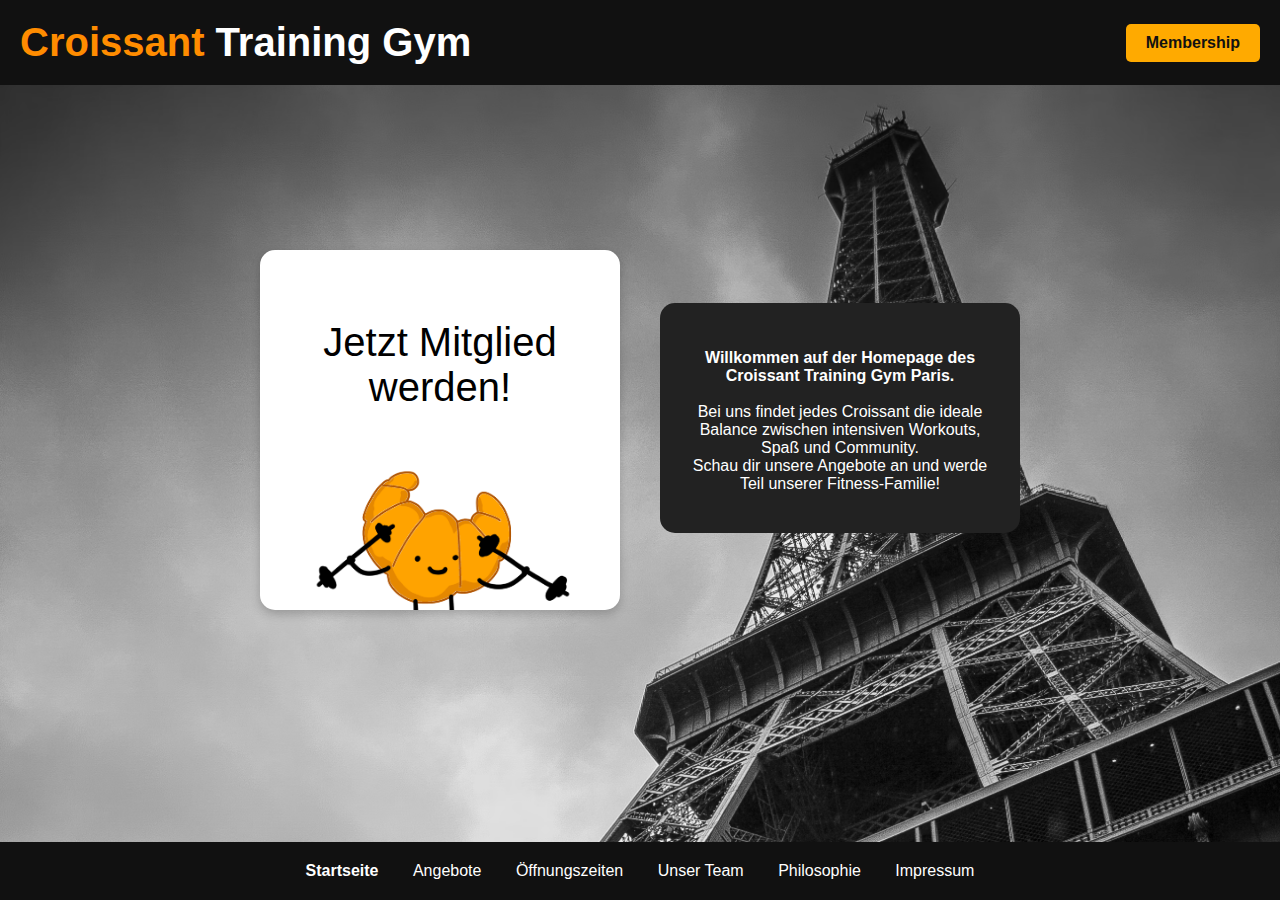
<file: index.html>
<!DOCTYPE html>
<html lang="de">
<head>
    <meta charset="utf-8" />
    <meta name="viewport" content="width=device-width, initial-scale=1.0" />
    <title>Croissant Training Gym - Startseite</title>
    <link rel="stylesheet" href="designcroissant.css" />
</head>
<body class="homepage">
    <header>
        <a href="index.html">
        <h1><span class="markiert">Croissant</span> Training Gym</h1>
    </a>
    <a href="croissantfit.html" class="membership-button">Membership</a>
    </header>

    <main>
        <div class="homepage-container">
                <div class="werbung">
                    <a href="croissantfit.html">
                        <p> Jetzt Mitglied werden!</p>
                        <div class="croissant">
                            <img src="croissantfit.PNG" width=300>
                        </div>
                    </a>
                </div>
            <div class="textbox2">
                <p><strong0>Willkommen auf der Homepage des Croissant Training Gym Paris.</strong0><br> Bei uns findet jedes Croissant die ideale Balance zwischen intensiven Workouts, Spaß und Community.<br> Schau dir unsere Angebote an und werde Teil unserer Fitness-Familie!</p>
            </div>
        </div>
    </main>


   
    <footer>
        <nav class="navigation">
            <ul>
                <li><a href="index.html"><strong>Startseite</strong></a></li>
                <li><a href="angebotecroissant.html">Angebote</a></li>
                <li><a href="zeitencroissant.html">Öffnungszeiten</a></li>
                <li><a href="teamcroissant.html">Unser Team</a></li>
                <li><a href="philosophiecroissant.html">Philosophie</a></li>
                <li><a href="impressumcroissant.html">Impressum</a></li>
            </ul>
        </nav>
    </footer>
</body>
</html>
</file>
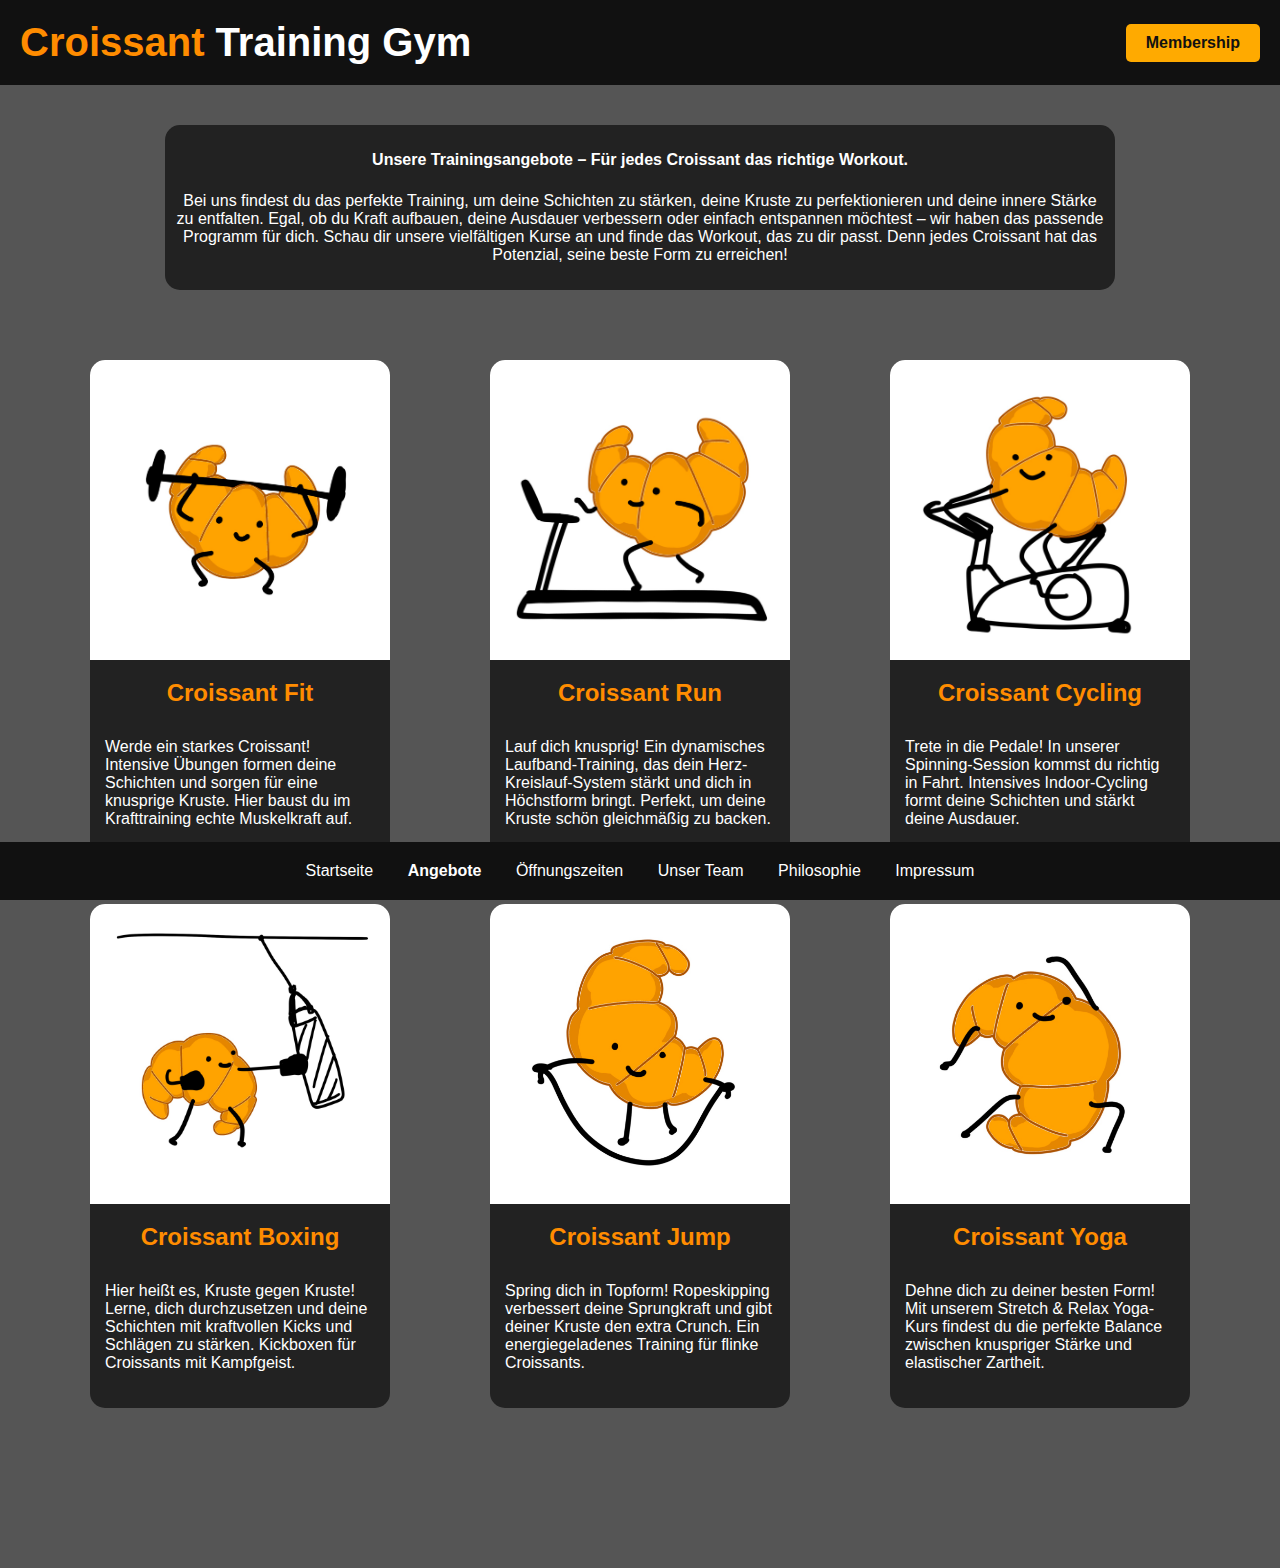
<file: angebotecroissant.html>
<!DOCTYPE html>
<html lang="de">
<head>
    <meta charset="utf-8" />
    <meta name="viewport" content="width=device-width, initial-scale=1.0" />
    <title>Croissant Training Gym - Angebote</title>
    <link rel="stylesheet" href="designcroissant.css" />
</head>
<body>
    <header>
        <a href="index.html">
        <h1><span class="markiert">Croissant</span> Training Gym</h1>
    </a>
    <a href="croissantfit.html" class="membership-button">Membership</a>
    </header>

    <main>
        <div class="textbox-p">
            <p><strong0>Unsere Trainingsangebote – Für jedes Croissant das richtige Workout.</strong0><br>Bei uns findest du das perfekte Training, um deine Schichten zu stärken, deine Kruste zu perfektionieren und deine innere Stärke zu entfalten. Egal, ob du Kraft aufbauen, deine Ausdauer verbessern oder einfach entspannen möchtest – wir haben das passende Programm für dich. Schau dir unsere vielfältigen Kurse an und finde das Workout, das zu dir passt. Denn jedes Croissant hat das Potenzial, seine beste Form zu erreichen!</p>
        </div>

        <div class="courses-container">
                        <div class="course-box">
                    <img src="gewicht.jpg" alt="gewichtheben">
                    <h3>Croissant Fit</h3>
                    <p>Werde ein starkes Croissant! Intensive Übungen formen deine Schichten und sorgen für eine knusprige  Kruste. Hier baust du im Krafttraining echte Muskelkraft auf.</p>
                </div>
            </a>    

            <div class="course-box">
                <img src="rennen.jpg" alt="rennen">
                <h3>Croissant Run</h3>
                <p>Lauf dich knusprig! Ein dynamisches Laufband-Training, das dein Herz-Kreislauf-System stärkt und dich in Höchstform bringt. Perfekt, um deine Kruste schön gleichmäßig zu backen.</p>
            </div>

            <div class="course-box">
                <img src="rad.jpg" alt="radfahren">
                <h3>Croissant Cycling</h3>
                <p>Trete in die Pedale! In unserer Spinning-Session kommst du richtig in Fahrt. Intensives Indoor-Cycling formt deine Schichten und stärkt deine Ausdauer.</p>
            </div>
            <div class="course-box">
                <img src="boxen.jpg" alt="boxen">
                <h3>Croissant Boxing</h3>
                <p>Hier heißt es, Kruste gegen Kruste! Lerne, dich durchzusetzen und deine Schichten mit kraftvollen Kicks und Schlägen zu stärken. Kickboxen für Croissants mit Kampfgeist.</p>
            </div>

            <div class="course-box">
                <img src="seilspringen.jpg" alt="seilspringen">
                <h3>Croissant Jump</h3>
                <p>Spring dich in Topform! Ropeskipping verbessert deine Sprungkraft und gibt deiner Kruste den extra Crunch. Ein energiegeladenes Training für flinke Croissants.</p>
            </div>

            <div class="course-box">
                <img src="yoga.jpg" alt="yoga">
                <h3>Croissant Yoga</h3>
                <p>Dehne dich zu deiner besten Form! Mit unserem Stretch & Relax Yoga-Kurs findest du die perfekte Balance zwischen knuspriger Stärke und elastischer Zartheit.</p>
            </div>

        </div>
    </main>

    <footer>
        <nav class="navigation">
            <ul>
                <li><a href="index.html">Startseite</a></li>
                <li><a href="angebotecroissant.html"><strong>Angebote</strong></a></li>
                <li><a href="zeitencroissant.html">Öffnungszeiten</a></li>
                <li><a href="teamcroissant.html">Unser Team</a></li>
                <li><a href="philosophiecroissant.html">Philosophie</a></li>
                <li><a href="impressumcroissant.html">Impressum</a></li>
            </ul>
        </nav>
    </footer>
</body>
</html>
</file>
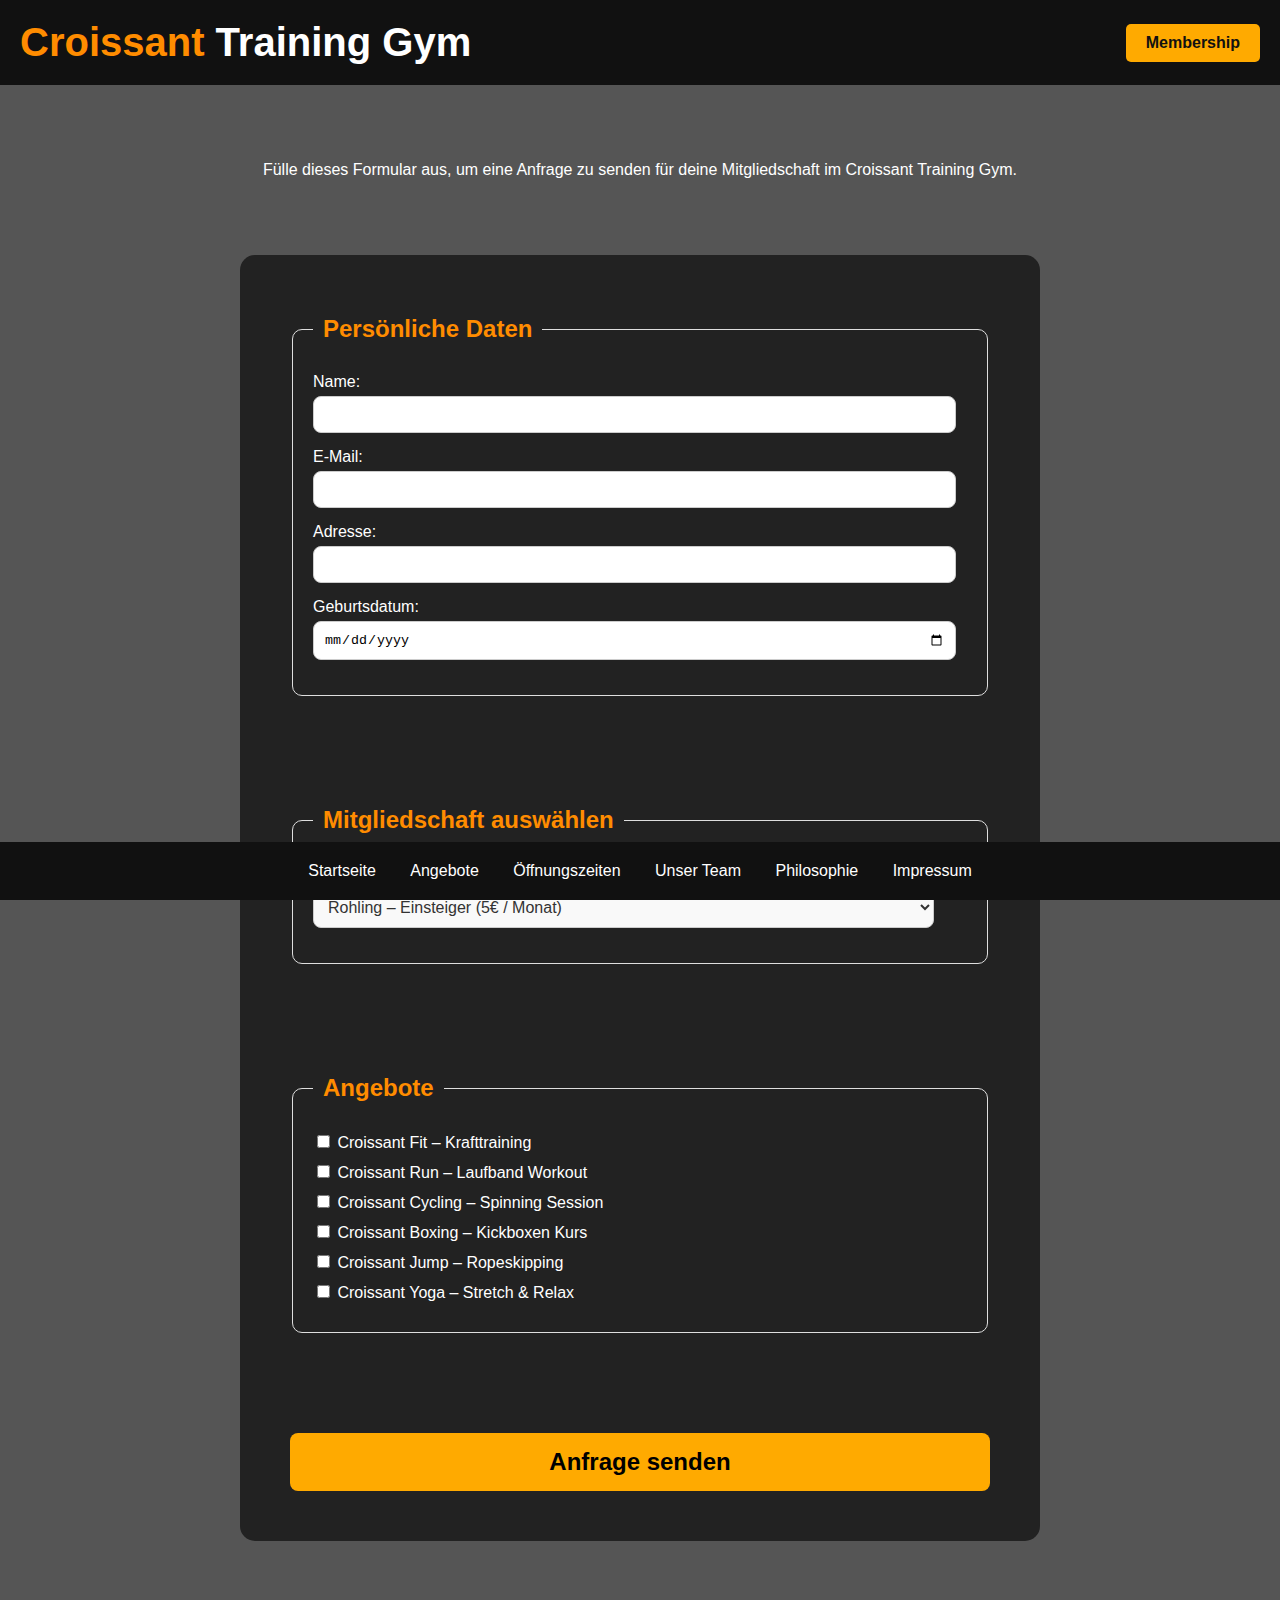
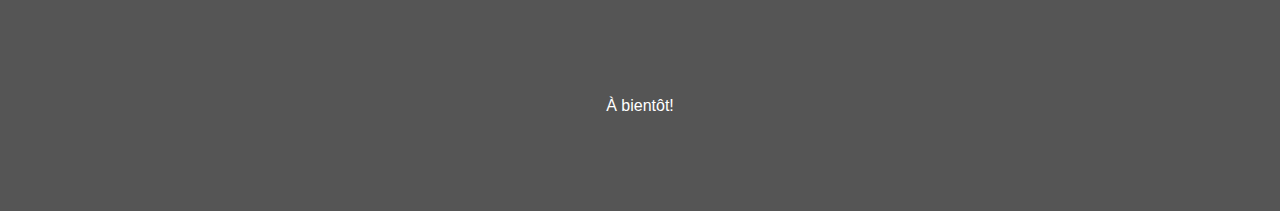
<file: croissantfit.html>
<!DOCTYPE html>
<html lang="de">
<head>
    <meta charset="utf-8" />
    <meta name="viewport" content="width=device-width, initial-scale=1.0" />
    <title>Croissant Fit Kurs - Croissant Training Gym</title>
    <link rel="stylesheet" href="designcroissant.css" />
</head>
<body>
    <header>
        <a href="index.html">
        <h1><span class="markiert">Croissant</span> Training Gym</h1>
    </a>
    <a href="croissantfit.html" class="membership-button">Membership</a>
    </header>

    <main>
        <div class="textbox3">
            <p>Fülle dieses Formular aus, um eine Anfrage zu senden für deine Mitgliedschaft im Croissant Training Gym.</p>
        </div>


<div class="form-container">
        <form action="submit_form.php" method="POST">

            <fieldset class="personal-data">
                <legend>Persönliche Daten</legend>
                <div class="input-group">
                    <label for="name">Name:</label>
                    <input type="text" id="name" name="name" required>
                </div>
                <div class="input-group">
                    <label for="email">E-Mail:</label>
                    <input type="email" id="email" name="email" required>
                </div>
                <div class="input-group">
                    <label for="address">Adresse:</label>
                    <input type="text" id="address" name="address" required>
                </div>
                <div class="input-group">
                    <label for="birthdate">Geburtsdatum:</label>
                    <input type="date" id="birthdate" name="birthdate" required>
                </div>
            </fieldset>

            <fieldset class="membership">
                <legend>Mitgliedschaft auswählen</legend>
                <div class="input-group">
                    <label for="status">Status:</label>
                    <select id="status" name="status">
                        <option value="rohling">Rohling – Einsteiger (5€ / Monat)</option>
                        <option value="mittel">Knusprig gebacken – Fortgeschritten (10€ / Monat)</option>
                        <option value="gut">Goldbraune Kruste – Profi (15€ / Monat)</option>
                    </select>
                </div>
            </fieldset>

            <fieldset class="sports">
                <legend>Angebote</legend>
                <div class="checkbox-group">
                    <label>
                        <input type="checkbox" name="sport" value="croissantfit"> Croissant Fit – Krafttraining
                    </label>
                    <label>
                        <input type="checkbox" name="sport" value="croissantrun"> Croissant Run – Laufband Workout
                    </label>
                    <label>
                        <input type="checkbox" name="sport" value="croissantcycling"> Croissant Cycling – Spinning Session
                    </label>
                    <label>
                        <input type="checkbox" name="sport" value="croissantboxing"> Croissant Boxing – Kickboxen Kurs
                    </label>
                    <label>
                        <input type="checkbox" name="sport" value="croissant"> Croissant Jump – Ropeskipping
                    </label>
                    <label>
                        <input type="checkbox" name="sport" value="croissantyoga"> Croissant Yoga – Stretch & Relax
                    </label>
                </div>
            </fieldset>

            <button type="submit">Anfrage senden</button>
        </form>

    </div>
        <div class="textbox3">
            <p>À bientôt!</p>
        </div>




    </main>

    <footer>
        <nav class="navigation">
            <ul>
                <li><a href="index.html">Startseite</a></li>
                <li><a href="angebotecroissant.html">Angebote</a></li>
                <li><a href="zeitencroissant.html">Öffnungszeiten</a></li>
                <li><a href="teamcroissant.html">Unser Team</a></li>
                <li><a href="philosophiecroissant.html">Philosophie</a></li>
                <li><a href="impressumcroissant.html">Impressum</a></li>
            </ul>
        </nav>
    </footer>
</body>
</html>
</file>
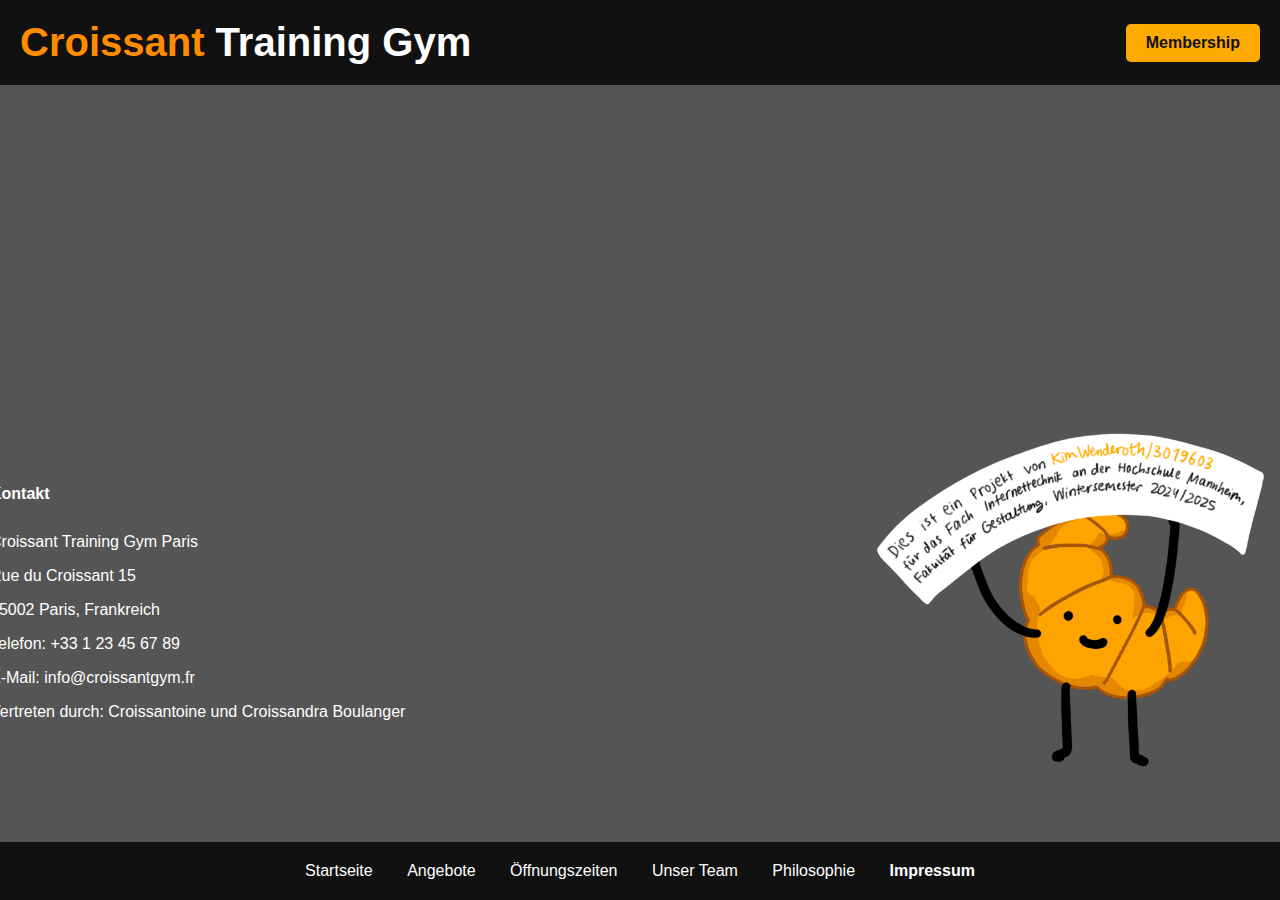
<file: impressumcroissant.html>
<!DOCTYPE html>
<html lang="de">
<head>
    <meta charset="utf-8" />
    <meta name="viewport" content="width=device-width, initial-scale=1.0" />
    <title>Impressum - Croissant Training Gym</title>
    <link rel="stylesheet" href="designcroissant.css" />
</head>
<body class="impressum">
    <header>
        <a href="index.html">
        <h1><span class="markiert">Croissant</span> Training Gym</h1>
    </a>
    <a href="croissantfit.html" class="membership-button">Membership</a>
    </header>
    <main>
        <div class="impressum-container">
            <div class="impressumtext">
                <p><strong0>Kontakt</strong0></p>
                <p>Croissant Training Gym Paris</p>
                <p>Rue du Croissant 15</p>
                <p>75002 Paris, Frankreich</p>
                <p>Telefon: +33 1 23 45 67 89</p>
                <p>E-Mail: info@croissantgym.fr</p> 
                <p>Vertreten durch: Croissantoine und Croissandra Boulanger</p>      
            </div>
            <div class="croissant2">
                <img src="daten.PNG">
            </div>
        </div>
      </main>
      
    <footer>
        <nav class="navigation">
            <ul>
                <li><a href="index.html">Startseite</a></li>
                <li><a href="angebotecroissant.html">Angebote</a></li>
                <li><a href="zeitencroissant.html">Öffnungszeiten</a></li>
                <li><a href="teamcroissant.html">Unser Team</a></li>
                <li><a href="philosophiecroissant.html">Philosophie</a></li>
                <li><a href="impressumcroissant.html"><strong>Impressum</strong></a></li>
            </ul>
        </nav>
    </footer>
</body>
</html>
</file>
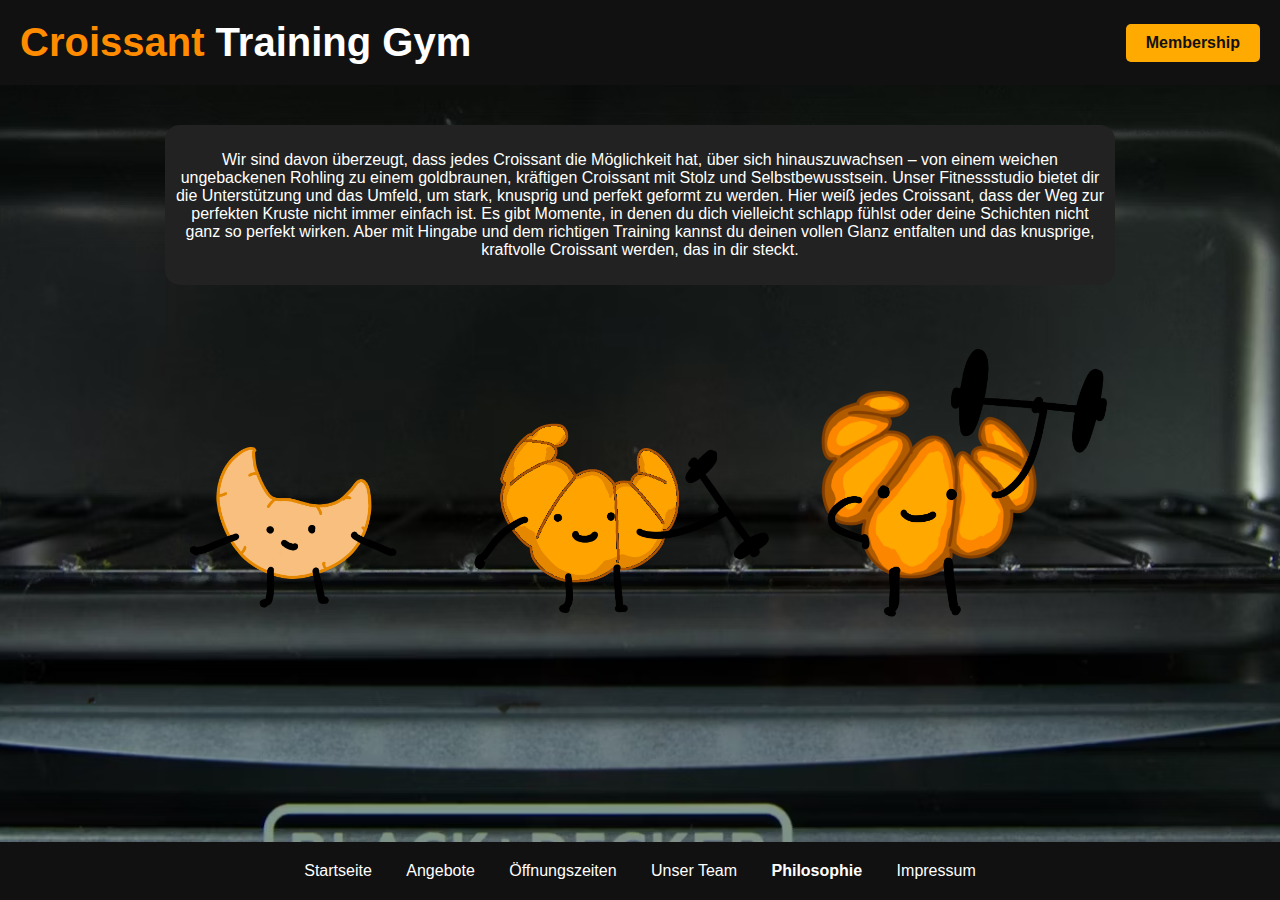
<file: philosophiecroissant.html>
<!DOCTYPE html>
<html lang="de">
<head>
    <meta charset="utf-8" />
    <meta name="viewport" content="width=device-width, initial-scale=1.0" />
    <title>Philosophie - Croissant Training Gym</title>
    <link rel="stylesheet" href="designcroissant.css" />
</head>
<body class="philosophie">
    <header>
        <a href="index.html">
        <h1><span class="markiert">Croissant</span> Training Gym</h1>
    </a>
    <a href="croissantfit.html" class="membership-button">Membership</a>
    </header>

    <main>
        <div class="textbox-p">
            <p>Wir sind davon überzeugt, dass jedes Croissant die Möglichkeit hat, über sich hinauszuwachsen – von einem weichen ungebackenen Rohling zu einem goldbraunen, kräftigen Croissant mit Stolz und Selbstbewusstsein. Unser Fitnessstudio bietet dir die Unterstützung und das Umfeld, um stark, knusprig und perfekt geformt zu werden. Hier weiß jedes Croissant, dass der Weg zur perfekten Kruste nicht immer einfach ist. Es gibt Momente, in denen du dich vielleicht schlapp fühlst oder deine Schichten nicht ganz so perfekt wirken. Aber mit Hingabe und dem richtigen Training kannst du deinen vollen Glanz entfalten und das knusprige, kraftvolle Croissant werden, das in dir steckt.</p>
        </div>
        <div class="entwicklung">
            <img src="evolution.PNG" width="1000" alt="entwicklung">
        </div>
    </main>

    <footer>
        <nav class="navigation">
            <ul>
                <li><a href="index.html">Startseite</a></li>
                <li><a href="angebotecroissant.html">Angebote</a></li>
                <li><a href="zeitencroissant.html">Öffnungszeiten</a></li>
                <li><a href="teamcroissant.html">Unser Team</a></li>
                <li><a href="philosophiecroissant.html"><strong>Philosophie</strong></a></li>
                <li><a href="impressumcroissant.html">Impressum</a></li>
            </ul>
        </nav>
    </footer>
</body>
</html>
</file>
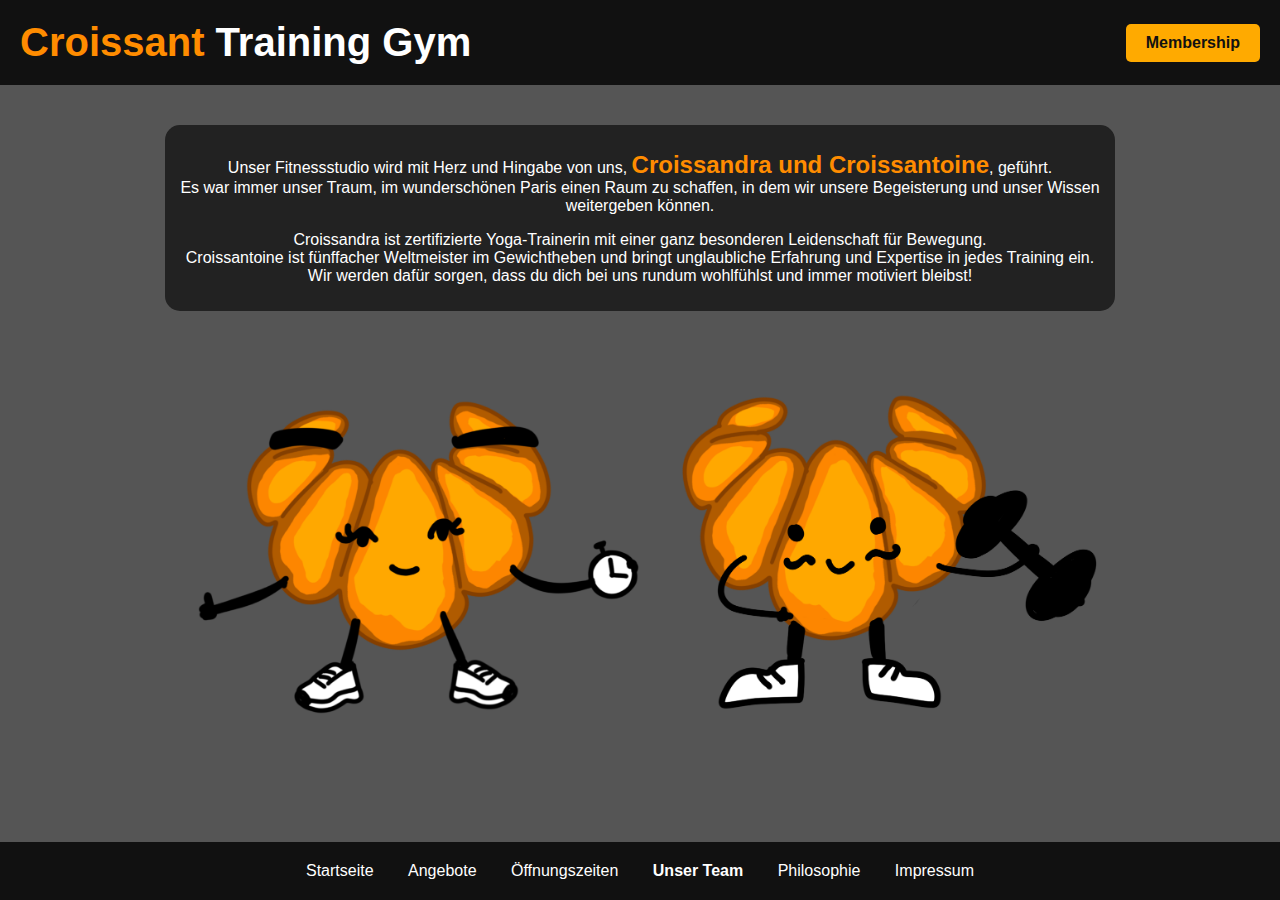
<file: teamcroissant.html>
<!DOCTYPE html>
<html lang="de">
<head>
    <meta charset="utf-8" />
    <meta name="viewport" content="width=device-width, initial-scale=1.0" />
    <title>Unser Team - Croissant Training Gym</title>
    <link rel="stylesheet" href="designcroissant.css" />
</head>
<body class="team">
    <header>
        <a href="index.html">
        <h1><span class="markiert">Croissant</span> Training Gym</h1>
    </a>
    <a href="croissantfit.html" class="membership-button">Membership</a>
    </header>

    <main>
        <div class="textbox-p">
            <p>Unser Fitnessstudio wird mit Herz und Hingabe von uns, <strong1>Croissandra und Croissantoine</strong1>, geführt. <br> Es war immer unser Traum, im wunderschönen Paris einen Raum zu schaffen, in dem wir unsere Begeisterung und unser Wissen weitergeben können.</p>
            <p>Croissandra ist zertifizierte Yoga-Trainerin mit einer ganz besonderen Leidenschaft für Bewegung. <br> Croissantoine ist fünffacher Weltmeister im Gewichtheben und bringt unglaubliche Erfahrung und Expertise in jedes Training ein.<br>Wir werden dafür sorgen, dass du dich bei uns rundum wohlfühlst und immer motiviert bleibst!</p>
        </div>
        <div class="trainerteam">
            <img src="trainerteam.PNG" width="1000" alt="Trainerteam">
        </div>
    </main>

    <footer>
        <nav class="navigation">
            <ul>
                <li><a href="index.html">Startseite</a></li>
                <li><a href="angebotecroissant.html">Angebote</a></li>
                <li><a href="zeitencroissant.html">Öffnungszeiten</a></li>
                <li><a href="teamcroissant.html"><strong>Unser Team</strong></a></li>
                <li><a href="philosophiecroissant.html">Philosophie</a></li>
                <li><a href="impressumcroissant.html">Impressum</a></li>
            </ul>
        </nav>
    </footer>
</body>
</html>
</file>
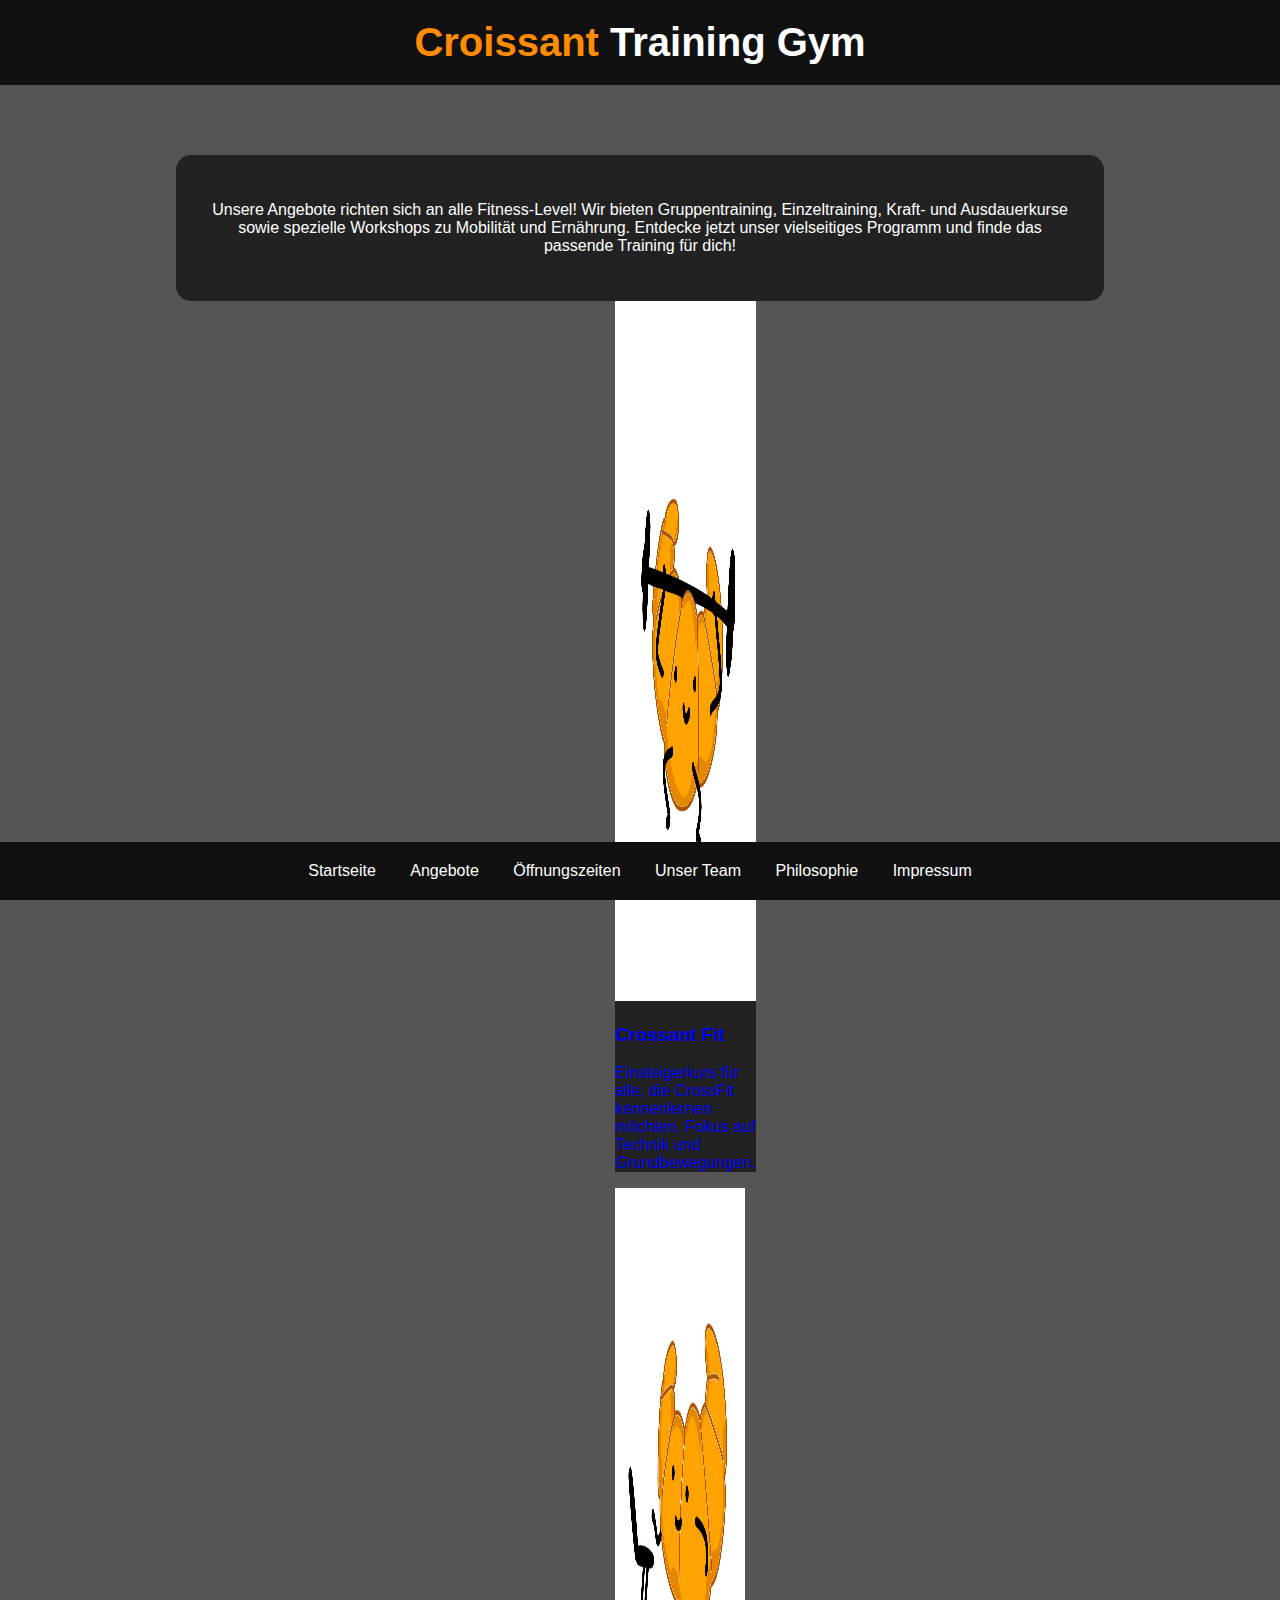
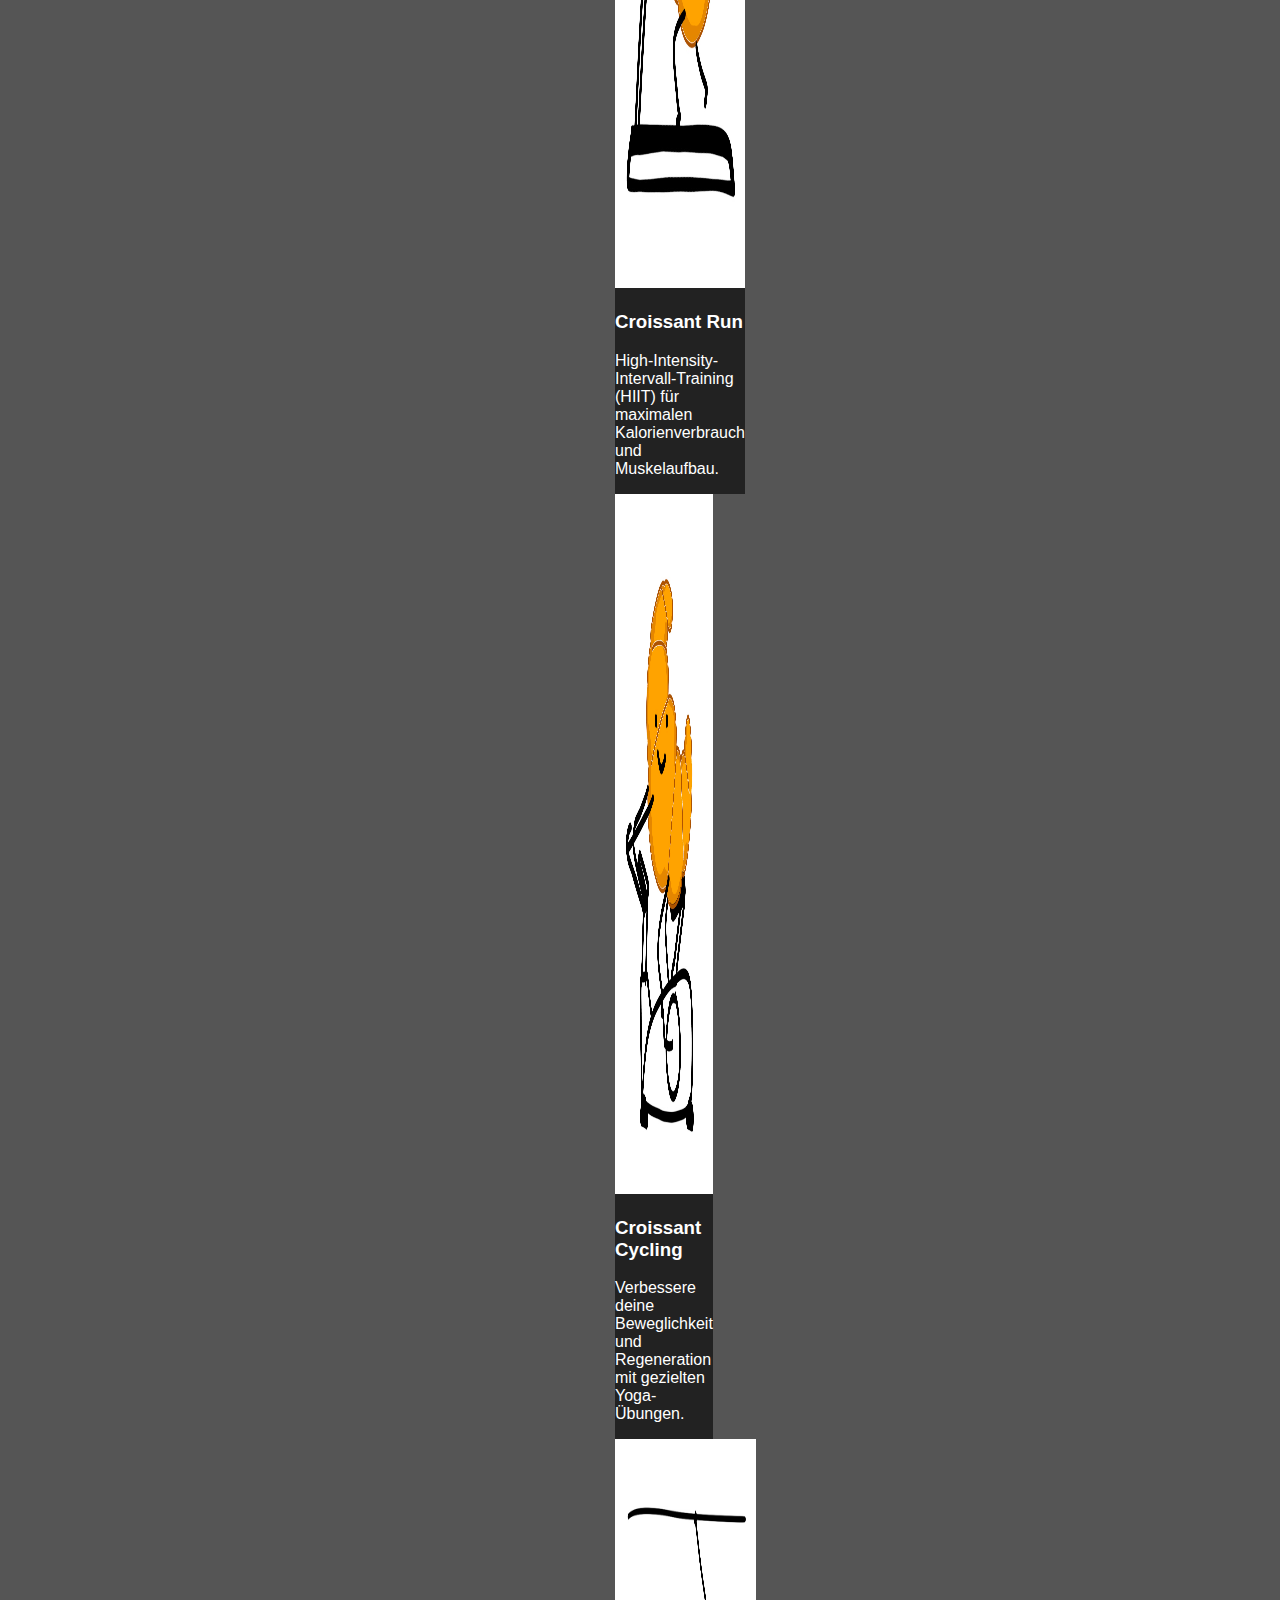
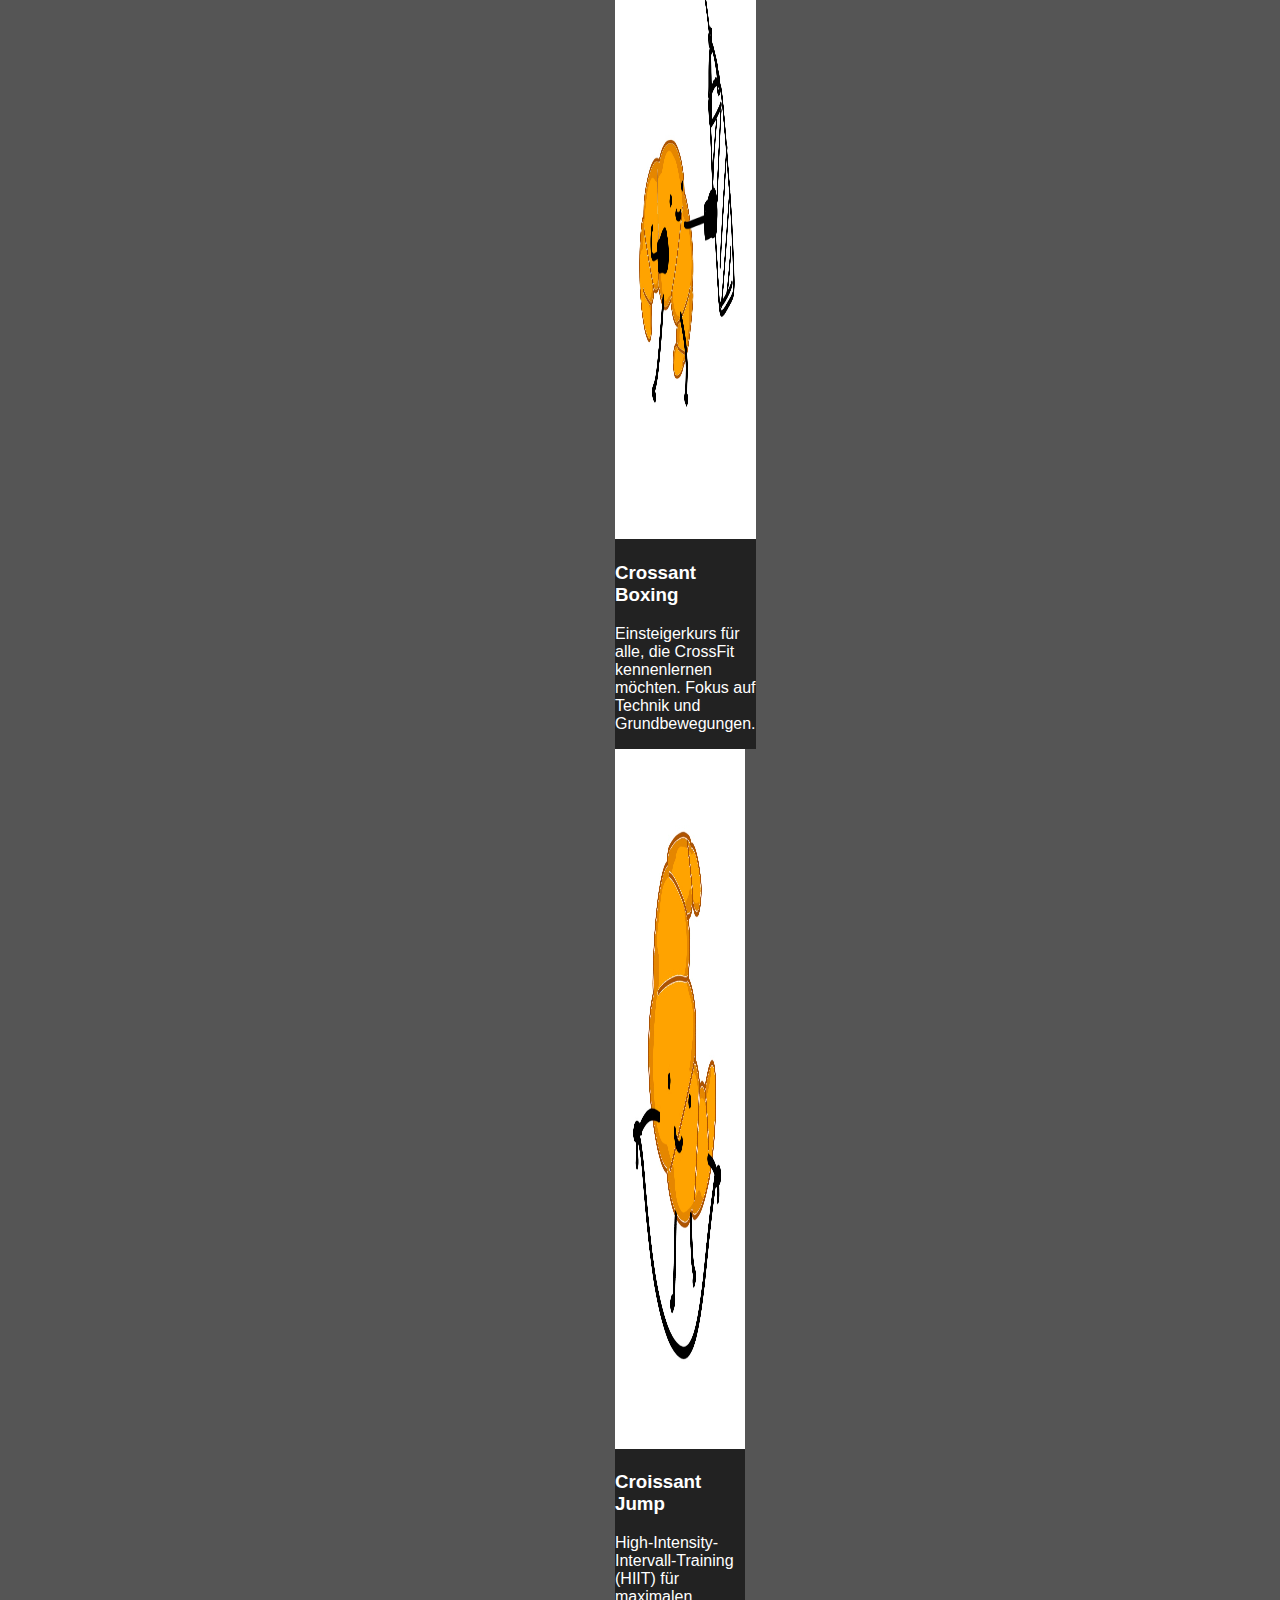
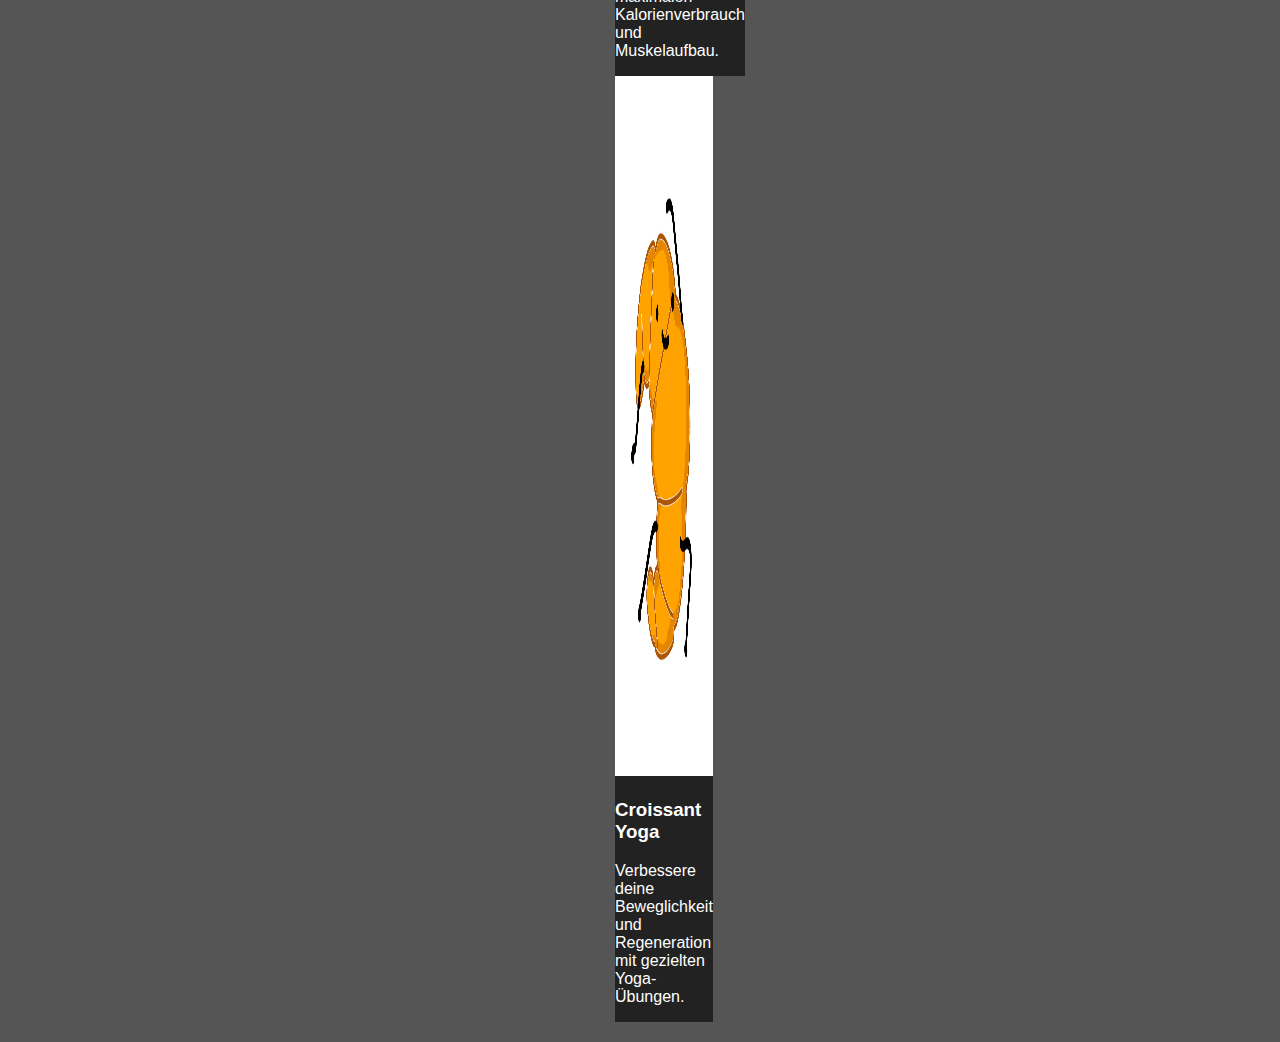
<file: tests.html>
<!DOCTYPE html>
<html lang="de">
<head>
    <meta charset="utf-8" />
    <meta name="viewport" content="width=device-width, initial-scale=1.0" />
    <title>Croissant Training Gym - Angebote</title>
    <link rel="stylesheet" href="tests.css" />
</head>
<body>
    <header>
        <h1><span class="markiert">Croissant</span> Training Gym</h1>
    </header>

    <main>
        <div class="textbox">
            <p>Unsere Angebote richten sich an alle Fitness-Level! Wir bieten Gruppentraining, Einzeltraining, Kraft- und Ausdauerkurse sowie spezielle Workshops zu Mobilität und Ernährung. Entdecke jetzt unser vielseitiges Programm und finde das passende Training für dich!</p>
        </div>

        <!-- Cross Training Course Section -->
        <div class="courses-container">
            <a href="croissantfit.html">
                <div class="course-box">
                    <img src="gewicht.jpg" alt="gewichtheben">
                    <h3>Crossant Fit</h3>
                    <p>Einsteigerkurs für alle, die CrossFit kennenlernen möchten. Fokus auf Technik und Grundbewegungen.</p>
                </div>
            </a>    

            <div class="course-box">
                <img src="rennen.jpg" alt="rennen">
                <h3>Croissant Run</h3>
                <p>High-Intensity-Intervall-Training (HIIT) für maximalen Kalorienverbrauch und Muskelaufbau.</p>
            </div>

            <div class="course-box">
                <img src="rad.jpg" alt="radfahren">
                <h3>Croissant Cycling</h3>
                <p>Verbessere deine Beweglichkeit und Regeneration mit gezielten Yoga-Übungen.</p>
            </div>
            <div class="course-box">
                <img src="boxen.jpg" alt="boxen">
                <h3>Crossant Boxing</h3>
                <p>Einsteigerkurs für alle, die CrossFit kennenlernen möchten. Fokus auf Technik und Grundbewegungen.</p>
            </div>

            <div class="course-box">
                <img src="seilspringen.jpg" alt="seilspringen">
                <h3>Croissant Jump</h3>
                <p>High-Intensity-Intervall-Training (HIIT) für maximalen Kalorienverbrauch und Muskelaufbau.</p>
            </div>

            <div class="course-box">
                <img src="yoga.jpg" alt="yoga">
                <h3>Croissant Yoga</h3>
                <p>Verbessere deine Beweglichkeit und Regeneration mit gezielten Yoga-Übungen.</p>
            </div>

        </div>
    </main>

    <footer>
        <nav class="navigation">
            <ul>
                <li><a href="indexcroissant.html">Startseite</a></li>
                <li><a href="angebotecroissant.html">Angebote</a></li>
                <li><a href="zeitencroissant.html">Öffnungszeiten</a></li>
                <li><a href="teamcroissant.html">Unser Team</a></li>
                <li><a href="philosophiecroissant.html">Philosophie</a></li>
                <li><a href="impressumcroissant.html">Impressum</a></li>
            </ul>
        </nav>
    </footer>
</body>
</html>
</file>
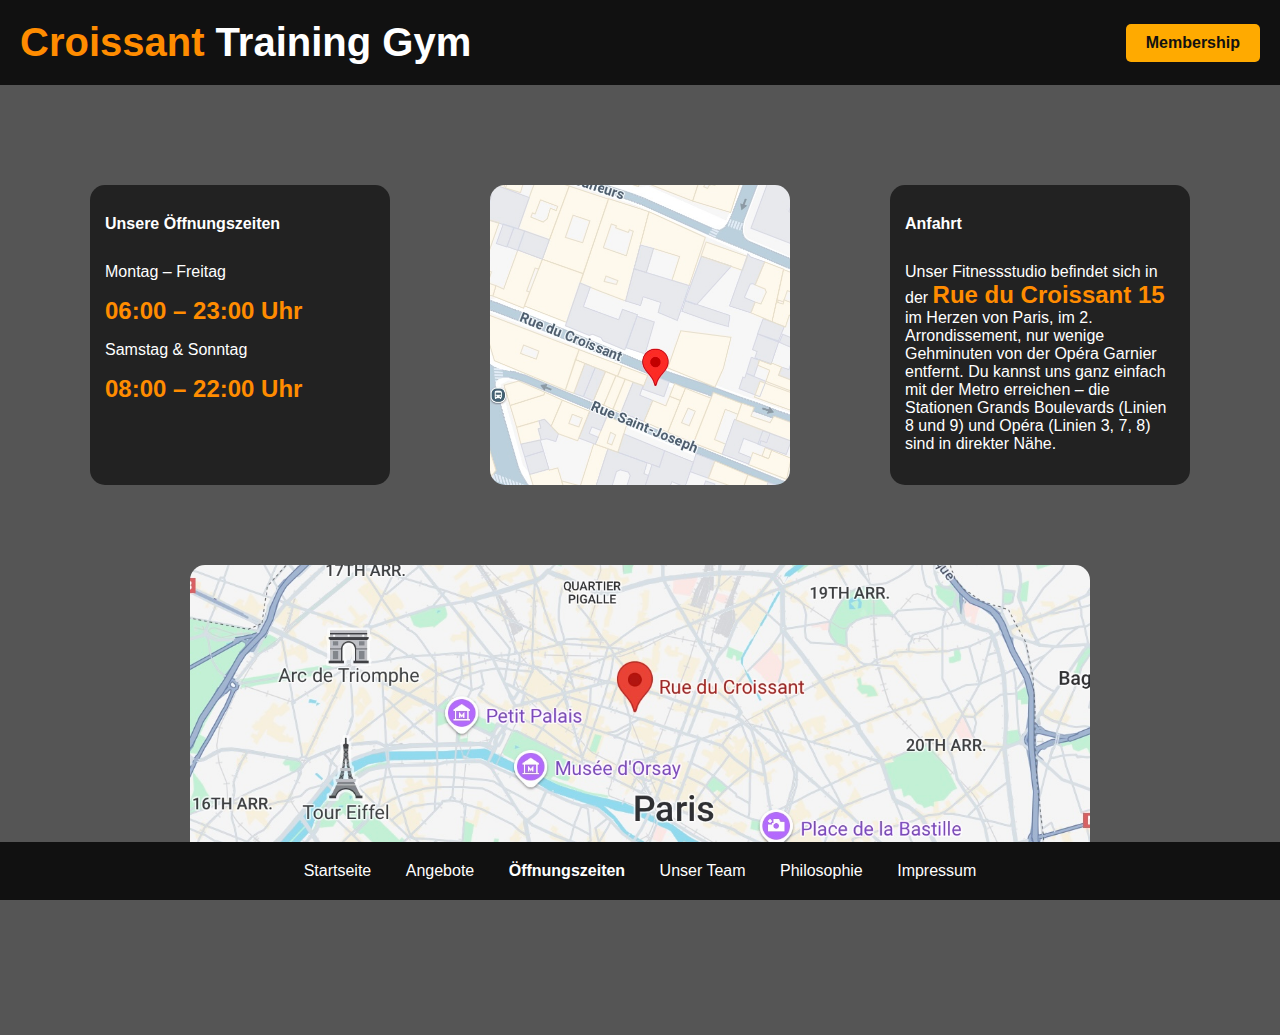
<file: zeitencroissant.html>
<!DOCTYPE html>
<html lang="de">
<head>
    <meta charset="utf-8" />
    <meta name="viewport" content="width=device-width, initial-scale=1.0" />
    <title>Öffnungszeiten - Croissant Training Gym</title>
    <link rel="stylesheet" href="designcroissant.css" />
</head>
<body>
    <header>
        <a href="index.html">
        <h1><span class="markiert">Croissant</span> Training Gym</h1>
    </a>
    <a href="croissantfit.html" class="membership-button">Membership</a>
    </header>

    <main>
       

        <div class="karten">
            <div class="karten-box">

                <p><strong0>Unsere Öffnungszeiten</strong0></p>
                          
                <p>Montag – Freitag</p>
                <p><strong1>06:00 – 23:00 Uhr</strong1></p>

                <p>Samstag & Sonntag</p>
                <p><strong1>08:00 – 22:00 Uhr</strong1></p>
            </div>

            <div class="karten-box">
                <img src="karte2.jpg" alt="karte2">
            </div>

            <div class="karten-box">
                <p><strong0>Anfahrt</strong0></p>
                <p>Unser Fitnessstudio befindet sich in der <strong1>Rue du Croissant 15</strong1> im Herzen von Paris, im 2. Arrondissement, nur wenige Gehminuten von der Opéra Garnier entfernt. Du kannst uns ganz einfach mit der Metro erreichen – die Stationen Grands Boulevards (Linien 8 und 9) und Opéra (Linien 3, 7, 8) sind in direkter Nähe.</p>
            </div>

        </div>

        </div>
            <div class="karten-box1">
                <img src="karte1.jpg" alt="karte1">
            </div>
            
    </main>

    <footer>
        <nav class="navigation">
            <ul>
                <li><a href="index.html">Startseite</a></li>
                <li><a href="angebotecroissant.html">Angebote</a></li>
                <li><a href="zeitencroissant.html"><strong>Öffnungszeiten</strong></a></li>
                <li><a href="teamcroissant.html">Unser Team</a></li>
                <li><a href="philosophiecroissant.html">Philosophie</a></li>
                <li><a href="impressumcroissant.html">Impressum</a></li>
            </ul>
        </nav>
    </footer>
</body>
</html>
</file>
<file: designcroissant.css>
body {
    font-family: Arial, sans-serif;
    color: white;
    background-color: #555;
    margin: 0;
    padding: 0;
    box-sizing: border-box;
}

.homepage {
    background-image: url(paris2.avif);
    background-size: cover;
    background-size: 100%;
    background-position: top;
    background-repeat: no-repeat;
}

.impressum {
    background-image: url(bild.heic);
    background-size: cover;
    background-size: 100%;
    background-position: 50%;
    background-repeat: no-repeat;
}

.philosophie {
    background-image: url(ofen.avif);
    background-size: cover;
    background-size: 250%;
    background-position: center;
    background-repeat: no-repeat;
}

.team {
    background-image: url(gym1.heic);
    background-size: cover;
    background-size: 120%;
    background-repeat: no-repeat;
    background-position: bottom;
    height: 100vh;
    margin: 0;
    padding: 0;
}



header {
    display: flex;
    justify-content: space-between;
    align-items: center;
    background-color: #111;
    padding: 20px;
    position: sticky;
    top: 0;
}

h1 {
    font-size: 40px;
    color: white;
    margin: 0;
}

.membership-button {
    background-color: #ffaa00;
    color: #111;
    padding: 10px 20px;
    border: none;
    border-radius: 5px;
    font-size: 16px;
    text-decoration: none;
    font-weight: bold;
}

.membership-button:hover {
    background-color: darkorange;
}


h2 {
    color: darkorange;
}

h3 {
    color: darkorange;
}

.markiert {
    color: darkorange;
}

a {
    text-decoration: none;
}

main {
    display: flex;
    flex-direction: column;
    align-items: center;
    padding: 20px;
}

.textbox {
    padding: 30px;
    background-color: #222;
    border-radius: 15px;
    width: 70%;
    text-align: center;
    margin-top: 50px;
}

.textbox-p {
    padding: 10px;
    background-color: #222;
    border-radius: 15px;
    width: 75%;
    text-align: center;
    margin-top: 20px;
    margin-bottom: 30px;
}

.textbox p {
    margin-bottom: 5px;
}

.karten-box strong0 {
    display: block;
    font-weight: bold;
    margin-bottom: 30px;
    margin-top: 30px;
}

.impressumtext strong0 {
    display: block;
    font-weight: bold;
    margin-bottom: 30px;
    margin-top: 30px;
}

.textbox2 strong0 {
    display: block;
    font-weight: bold;
}

.textbox-p strong0 {
    display: block;
    font-weight: bold;
    margin-bottom: 5px;
    margin-top: 15px;
}

strong1 {
    color: darkorange;
    font-weight: bold;
    font-size: 1.5em;
}

.courses-container {
    display: flex;
    flex-wrap: wrap;
    justify-content: space-around;
    padding: 20px;
    max-width: 1200px;
    width: 100%;
    margin-bottom: 100px;
}

.course-box {
    background-color: #222;
    border-radius: 15px;
    overflow: hidden;
    width: 300px;
    margin: 20px;
    transition: transform 0.3s ease;
    cursor: pointer;
}

.course-box img {
    width: 100%;
    height: 300px;
    object-fit: cover;
}

.course-box h3 {
    font-size: 1.5rem;
    color: darkorange;
    padding: 15px;
    margin: 0;
    text-align: center;
}

.course-box p {
    font-size: 1rem;
    padding: 0 15px 20px;
    color: white;
}

.course-box:hover {
    transform: translateY(-10px);
}


footer {
    background-color: #111;
    padding: 20px 0;
    text-align: center;
    position: fixed;
    bottom: 0;
    width: 100%;
}

.navigation ul {
    list-style: none;
    padding: 0;
    margin: 0;
}

.navigation ul li {
    display: inline-block;
    margin: 0 15px;
}

.navigation ul li a {
    color: white;
    text-decoration: none;
    font-size: 1rem;
    transition: color 0.3s ease;
}

.navigation ul li a:hover {
    color: darkorange;
}

.trainerteam:hover {
    transform: scale(1.5);
}


.karten {
    display: flex;
    flex-direction: row;
    flex-wrap: wrap;
    justify-content: space-around;
    padding: 30px;
    max-width: 1200px;
    width: 100%;
    margin-top: 50px;
    margin-bottom: 50px;
}

.karten-box {
    background-color: #222;
    overflow: hidden;
    border-radius: 15px;
    width: 300px;
}

.karten-box1 {
    background-color: #222;
    overflow: hidden;
    border-radius: 15px;
    width: 900px;
    height: 300px;
    margin-bottom: 150px;
}

.karten-box1 img {
    width: 100%;
    height: 300px;
    object-fit: cover;
    display: block;
}

.karten-box img {
    width: 100%;
    height: 300px;
    object-fit: cover;
    display: block;
}

.karten-box p {
    padding: 0 15px 0;
    color: white;
}

.karten-box h3 {
    padding: 0 15px 5px;
    margin-top: 40px;
}

.box {
    background-color: #111;
    overflow: hidden;
    border-radius: 15px;
    width: 300px;
}

.impressumtext {
    text-align: left;
    padding: 50px;
    border-radius: 15px;
    width: 600px;
    margin-top: 300px;
}

.impressum-container {
    display: flex;
    flex-direction: row;
}


.croissant2 img {
    width: 500px;
    margin-bottom: 0;
    margin-left: 200px;
}

.croissant2 {
    margin-top: 300px;
    width: 700px;
}

.croissant2 img:hover {
    transform: scale(1.5);
}

.entwicklung:hover {
    transform: scale(1.5);
}


/* index */

.homepage-container {
    display: flex;
    flex-wrap: wrap;
    flex-direction: row;
    justify-content: center;
    align-items: center;
    padding: 20px;
    gap: 40px;
    margin-top: 50px;
}


.werbung {
    padding: 30px;
    background-color: white;
    overflow: hidden;
    color: #fff;
    border-radius: 15px;
    width: 300px;
    height: 300px;
    text-align: center;
    box-shadow: 0 4px 10px rgba(0, 0, 0, 0.2);
    transition: transform 0.3s;
    margin-top: 75px;
    cursor: pointer;
}

.werbung p {
    color: black;
    font-size: 40px;
}

.werbung:hover {
    transform: scale(1.05); 
}


.croissant img {
    display: block;
    margin-left: auto;
    margin-right: auto;
}

.croissant img:hover {
     transform: scale(1.5);
}

.textbox2 {
    padding: 30px;
    background-color: #222;
    border-radius: 15px;
    text-align: center;
    margin-top: 50px;
    width: 300px;
    height: 170px;
}

.werbung img {
    object-fit: cover;
}

/* membership */

form fieldset {
    border: 1px solid #dedede;
    padding: 20px;
    margin-bottom: 100px;
    border-radius: 10px;
}

legend {
    font-size: 1.5em;
    font-weight: bold;
    color: darkorange;
    padding: 10px;
}

.input-group {
    margin-bottom: 15px;
}

input[type="text"],
input[type="email"],
input[type="date"],
select {
    width: 95%;
    padding: 10px;
    margin-top: 5px;
    border: 1px solid #ccc;
    border-radius: 8px;
}

.checkbox-group label {
    display: block;
    margin-bottom: 10px;
}

button {
    width: 100%;
    padding: 15px;
    background-color: #ffaa00;
    color: black;
    border: none;
    border-radius: 8px;
    font-size: 1.5em;
    font-weight: bold;
    cursor: pointer;
}

button:hover {
    background-color: darkorange;
}

.form-container {
    width: 700px;
    padding: 50px;
    background-color: #222;
    border-radius: 15px;
    margin-bottom: 100px;
}

select {
    width: 95%;
    padding: 10px;
    margin-top: 5px;
    border: 1px solid #ccc;
    border-radius: 8px;
    background-color: #f9f9f9;
    font-size: 1em;
    color: #333;
}

select option {
    padding: 10px;
    background-color: #fff;
    color: #333;
}

select:hover {
    border-color: #ffaa00; 
}

.textbox3 {
    padding: 30px;
    border-radius: 15px;
    text-align: center;
    margin-top: 10px;
    margin-bottom: 10px;
    width: 800px;
    height: 70px;
}

.zeitbox {
    text-align: left;
    padding: 50px;
    border-radius: 15px;
    margin-top: 100px;
    margin-bottom: 10px;
    width: 500px;
    height: 150px;
    background-color: #222;
}

.zeitbox ul li p {
    font-size: 1rem;
    padding: 0 15px 20px;
    color: white;
}
</file>
<file: tests.css>
body {
    font-family: Arial, sans-serif;
    color: white;
    background-color: #555;
    margin: 0;
    padding: 0;
    box-sizing: border-box;
}

.homepage {
    background-image: url('paris2.avif');
    background-size: cover;
}

.impressum {
    background-image: url(bild.heic);
    background-size: cover;
}

header {
    text-align: center;
    background-color: #111;
    padding: 20px;
    position: sticky;
    top: 0;
}

h1 {
    font-size: 40px;
    color: white;
    margin: 0;
}

h2 {
    color: darkorange;
}

.markiert {
    color: darkorange;
}

a {
    text-decoration: none;
}

main {
    display: flex;
    flex-direction: column;
    align-items: center;
    padding: 20px;
}

.textbox {
    padding: 30px;
    background-color: #222;
    border-radius: 15px;
    width: 70%;
    text-align: center;
    margin-top: 50px;
}


.courses-container {
    display: flex;
    flex-wrap: wrap;
    width: 50px;
}

.course-box {
    background-color: #222;
}

.course-box img {
    width: 100%;
    height: 700px;
}





footer {
    background-color: #111;
    padding: 20px 0;
    text-align: center;
    position: fixed;
    bottom: 0;
    width: 100%;
}

.navigation ul {
    list-style: none;
    padding: 0;
    margin: 0;
}

.navigation ul li {
    display: inline-block;
    margin: 0 15px;
}

.navigation ul li a {
    color: white;
    text-decoration: none;
    font-size: 1rem;
    transition: color 0.3s ease;
}

.navigation ul li a:hover {
    color: darkorange;
}

.trainerteam:hover {
    transform: scale(1.5);
}


.croissant img {
    display: block;
    margin-left: auto;
    margin-right: auto;
}


.karten {
    display: flex;
    flex-direction: row;
    flex-wrap: wrap;
    justify-content: space-around;
    padding: 50px;
    max-width: 1200px;
    width: 100%;
}

.karten-box {
    background-color: #222;
    overflow: hidden;
    border-radius: 15px;
    width: 300px;
}

.karten-box1 {
    background-color: #222;
    overflow: hidden;
    border-radius: 15px;
    width: 500px;
    height: 300px;
}

.karten-box1 img {
    width: 100%;
    height: 300px;
    object-fit: cover;
    display: block;
}

.karten-box img {
    width: 100%;
    height: 300px;
    object-fit: cover;
    display: block;
}

.karten-box p {
    font-size: 1rem;
    padding: 0 15px 20px;
    color: white;
}

.philo-box img {
    width: 150%;
    height: 400px;
    object-fit: cover;
    display: block;
}

.box {
    background-color: #111;
    overflow: hidden;
    border-radius: 15px;
    width: 300px;
}

.impressum {
    
}
</file>
